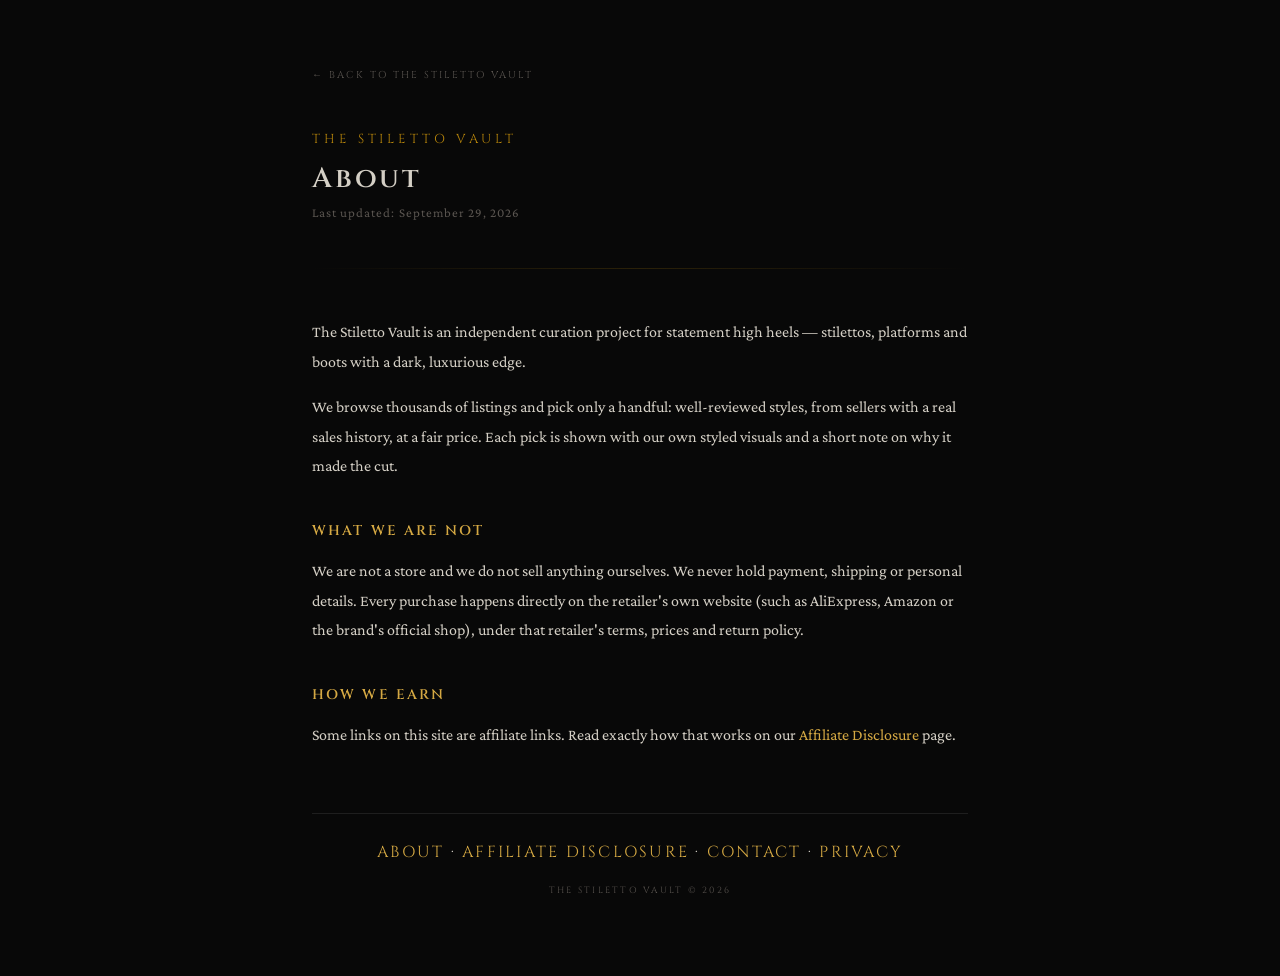
<file: about.html>
<!DOCTYPE html>
<html lang="en">
<head>
  <meta charset="UTF-8" />
  <meta name="viewport" content="width=device-width, initial-scale=1.0" />
  <title>About — The Stiletto Vault</title>
  <link href="https://fonts.googleapis.com/css2?family=Cinzel:wght@400;600&family=Crimson+Pro:ital,wght@0,300;1,300&display=swap" rel="stylesheet" />
  <style>
    *, *::before, *::after { box-sizing: border-box; margin: 0; padding: 0; }
    :root {
      --bg: #080808;
      --surface: #0f0f0f;
      --border: #1e1e1e;
      --gold: #B8860B;
      --gold-lt: #d4a843;
      --text: #d4cfc5;
      --muted: #5a5550;
    }
    html, body {
      min-height: 100vh;
      background: var(--bg);
      color: var(--text);
      font-family: 'Crimson Pro', serif;
    }
    .container {
      max-width: 720px;
      margin: 0 auto;
      padding: 64px 32px 80px;
    }
    .back {
      display: inline-block;
      font-family: 'Cinzel', serif;
      font-size: 10px;
      letter-spacing: 0.2em;
      color: var(--muted);
      text-decoration: none;
      text-transform: uppercase;
      margin-bottom: 48px;
      transition: color 0.2s;
    }
    .back:hover { color: var(--gold-lt); }
    .brand {
      font-family: 'Cinzel', serif;
      font-size: 13px;
      letter-spacing: 0.3em;
      color: var(--gold);
      text-transform: uppercase;
      margin-bottom: 12px;
    }
    h1 {
      font-family: 'Cinzel', serif;
      font-size: 28px;
      font-weight: 600;
      color: var(--text);
      letter-spacing: 0.1em;
      margin-bottom: 8px;
    }
    .date {
      font-size: 13px;
      color: var(--muted);
      letter-spacing: 0.08em;
      margin-bottom: 48px;
    }
    .divider {
      width: 100%;
      height: 1px;
      background: linear-gradient(to right, transparent, var(--gold), transparent);
      opacity: 0.2;
      margin-bottom: 48px;
    }
    h2 {
      font-family: 'Cinzel', serif;
      font-size: 14px;
      font-weight: 600;
      letter-spacing: 0.15em;
      color: var(--gold-lt);
      text-transform: uppercase;
      margin-top: 40px;
      margin-bottom: 16px;
    }
    p {
      font-size: 16px;
      line-height: 1.85;
      color: var(--text);
      margin-bottom: 16px;
    }
    ul {
      padding-left: 24px;
      margin-bottom: 16px;
    }
    li {
      font-size: 16px;
      line-height: 1.85;
      color: var(--text);
      margin-bottom: 8px;
    }
    a {
      color: var(--gold-lt);
      text-decoration: none;
    }
    a:hover { text-decoration: underline; }
    .footer {
      margin-top: 64px;
      padding-top: 24px;
      border-top: 1px solid var(--border);
      font-family: 'Cinzel', serif;
      font-size: 9px;
      letter-spacing: 0.25em;
      color: var(--muted);
      text-transform: uppercase;
      text-align: center;
    }
  </style>
</head>
<body>
<div class="container">
  <a class="back" href="/">← Back to The Stiletto Vault</a>
  <div class="brand">The Stiletto Vault</div>
  <h1>About</h1>
  <div class="date">Last updated: September 29, 2026</div>
  <div class="divider"></div>

<p>The Stiletto Vault is an independent curation project for statement high heels — stilettos, platforms and boots with a dark, luxurious edge.</p>
<p>We browse thousands of listings and pick only a handful: well-reviewed styles, from sellers with a real sales history, at a fair price. Each pick is shown with our own styled visuals and a short note on why it made the cut.</p>
<h2>What we are not</h2>
<p>We are not a store and we do not sell anything ourselves. We never hold payment, shipping or personal details. Every purchase happens directly on the retailer's own website (such as AliExpress, Amazon or the brand's official shop), under that retailer's terms, prices and return policy.</p>
<h2>How we earn</h2>
<p>Some links on this site are affiliate links. Read exactly how that works on our <a href="disclosure.html">Affiliate Disclosure</a> page.</p>
  <div class="footer"><p style="text-align:center"><a href="about.html">About</a> · <a href="disclosure.html">Affiliate Disclosure</a> · <a href="contact.html">Contact</a> · <a href="privacy-policy.html">Privacy</a></p>The Stiletto Vault © 2026</div>
</div>
</body>
</html>
</file>
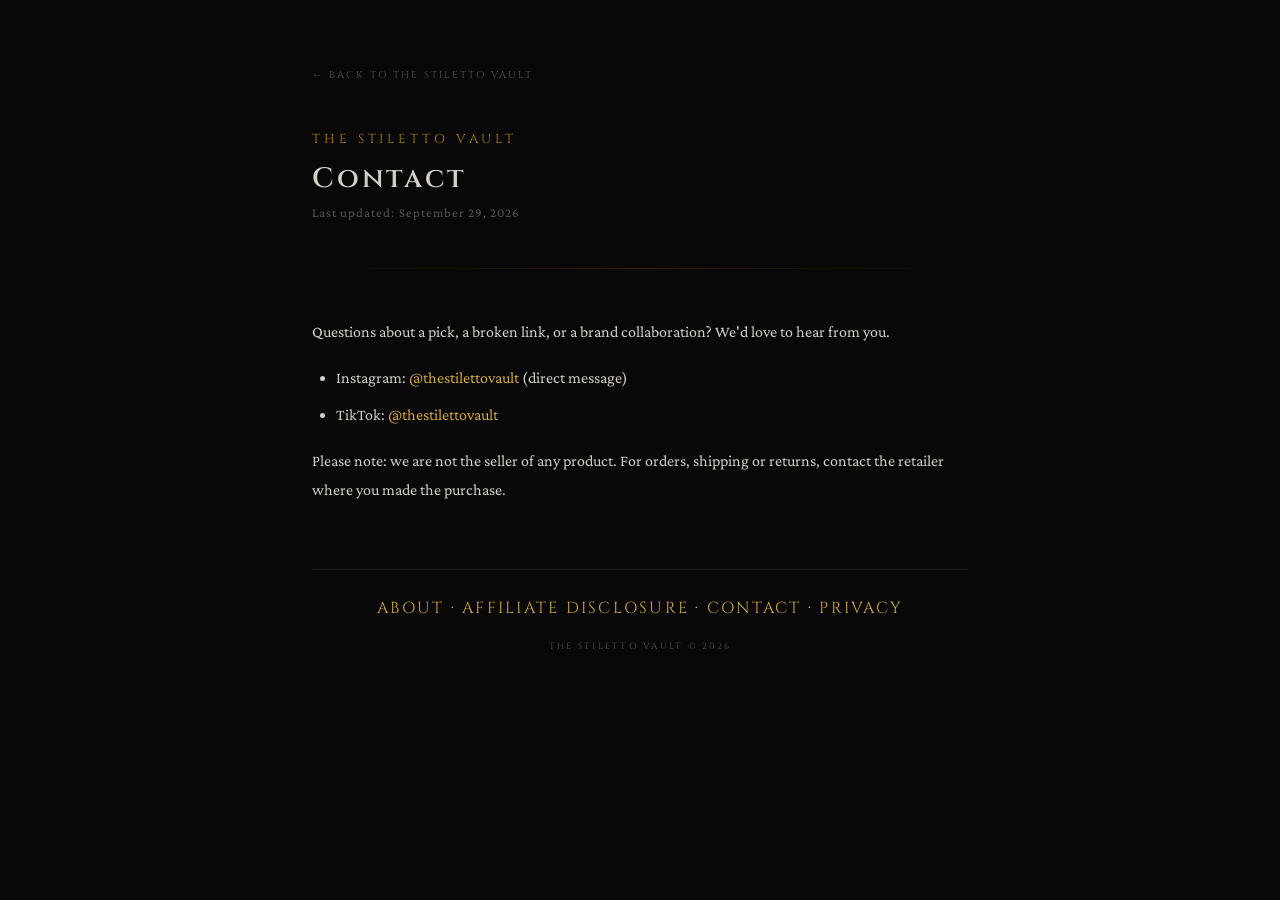
<file: contact.html>
<!DOCTYPE html>
<html lang="en">
<head>
  <meta charset="UTF-8" />
  <meta name="viewport" content="width=device-width, initial-scale=1.0" />
  <title>Contact — The Stiletto Vault</title>
  <link href="https://fonts.googleapis.com/css2?family=Cinzel:wght@400;600&family=Crimson+Pro:ital,wght@0,300;1,300&display=swap" rel="stylesheet" />
  <style>
    *, *::before, *::after { box-sizing: border-box; margin: 0; padding: 0; }
    :root {
      --bg: #080808;
      --surface: #0f0f0f;
      --border: #1e1e1e;
      --gold: #B8860B;
      --gold-lt: #d4a843;
      --text: #d4cfc5;
      --muted: #5a5550;
    }
    html, body {
      min-height: 100vh;
      background: var(--bg);
      color: var(--text);
      font-family: 'Crimson Pro', serif;
    }
    .container {
      max-width: 720px;
      margin: 0 auto;
      padding: 64px 32px 80px;
    }
    .back {
      display: inline-block;
      font-family: 'Cinzel', serif;
      font-size: 10px;
      letter-spacing: 0.2em;
      color: var(--muted);
      text-decoration: none;
      text-transform: uppercase;
      margin-bottom: 48px;
      transition: color 0.2s;
    }
    .back:hover { color: var(--gold-lt); }
    .brand {
      font-family: 'Cinzel', serif;
      font-size: 13px;
      letter-spacing: 0.3em;
      color: var(--gold);
      text-transform: uppercase;
      margin-bottom: 12px;
    }
    h1 {
      font-family: 'Cinzel', serif;
      font-size: 28px;
      font-weight: 600;
      color: var(--text);
      letter-spacing: 0.1em;
      margin-bottom: 8px;
    }
    .date {
      font-size: 13px;
      color: var(--muted);
      letter-spacing: 0.08em;
      margin-bottom: 48px;
    }
    .divider {
      width: 100%;
      height: 1px;
      background: linear-gradient(to right, transparent, var(--gold), transparent);
      opacity: 0.2;
      margin-bottom: 48px;
    }
    h2 {
      font-family: 'Cinzel', serif;
      font-size: 14px;
      font-weight: 600;
      letter-spacing: 0.15em;
      color: var(--gold-lt);
      text-transform: uppercase;
      margin-top: 40px;
      margin-bottom: 16px;
    }
    p {
      font-size: 16px;
      line-height: 1.85;
      color: var(--text);
      margin-bottom: 16px;
    }
    ul {
      padding-left: 24px;
      margin-bottom: 16px;
    }
    li {
      font-size: 16px;
      line-height: 1.85;
      color: var(--text);
      margin-bottom: 8px;
    }
    a {
      color: var(--gold-lt);
      text-decoration: none;
    }
    a:hover { text-decoration: underline; }
    .footer {
      margin-top: 64px;
      padding-top: 24px;
      border-top: 1px solid var(--border);
      font-family: 'Cinzel', serif;
      font-size: 9px;
      letter-spacing: 0.25em;
      color: var(--muted);
      text-transform: uppercase;
      text-align: center;
    }
  </style>
</head>
<body>
<div class="container">
  <a class="back" href="/">← Back to The Stiletto Vault</a>
  <div class="brand">The Stiletto Vault</div>
  <h1>Contact</h1>
  <div class="date">Last updated: September 29, 2026</div>
  <div class="divider"></div>

<p>Questions about a pick, a broken link, or a brand collaboration? We'd love to hear from you.</p>
<ul>
<li>Instagram: <a href="https://instagram.com/thestilettovault" target="_blank" rel="noopener">@thestilettovault</a> (direct message)</li>
<li>TikTok: <a href="https://www.tiktok.com/@thestilettovault" target="_blank" rel="noopener">@thestilettovault</a></li>
</ul>
<p>Please note: we are not the seller of any product. For orders, shipping or returns, contact the retailer where you made the purchase.</p>
  <div class="footer"><p style="text-align:center"><a href="about.html">About</a> · <a href="disclosure.html">Affiliate Disclosure</a> · <a href="contact.html">Contact</a> · <a href="privacy-policy.html">Privacy</a></p>The Stiletto Vault © 2026</div>
</div>
</body>
</html>
</file>
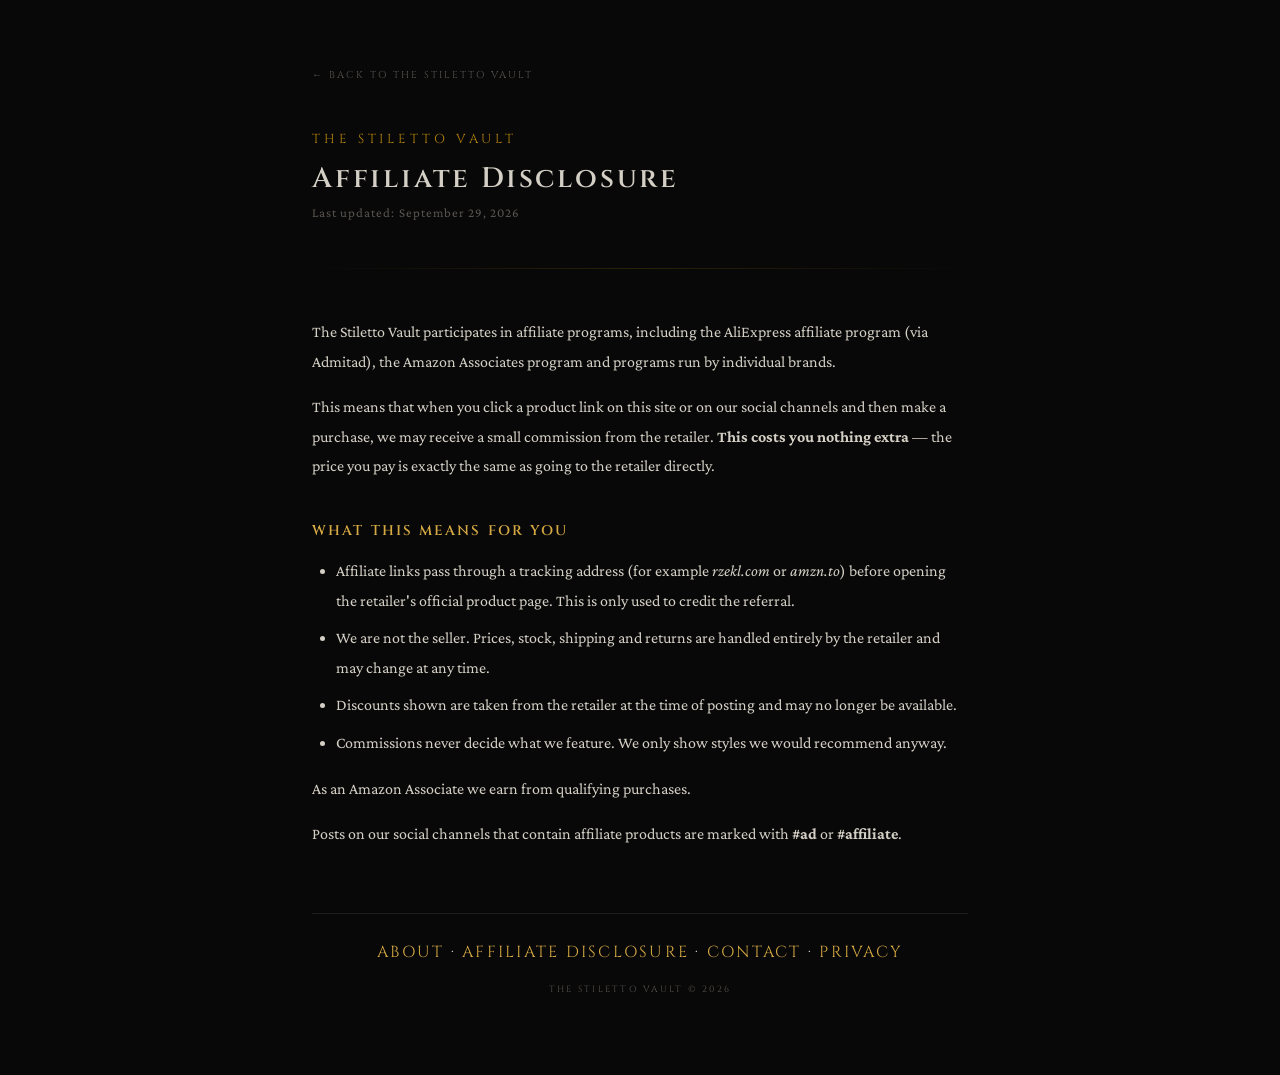
<file: disclosure.html>
<!DOCTYPE html>
<html lang="en">
<head>
  <meta charset="UTF-8" />
  <meta name="viewport" content="width=device-width, initial-scale=1.0" />
  <title>Affiliate Disclosure — The Stiletto Vault</title>
  <link href="https://fonts.googleapis.com/css2?family=Cinzel:wght@400;600&family=Crimson+Pro:ital,wght@0,300;1,300&display=swap" rel="stylesheet" />
  <style>
    *, *::before, *::after { box-sizing: border-box; margin: 0; padding: 0; }
    :root {
      --bg: #080808;
      --surface: #0f0f0f;
      --border: #1e1e1e;
      --gold: #B8860B;
      --gold-lt: #d4a843;
      --text: #d4cfc5;
      --muted: #5a5550;
    }
    html, body {
      min-height: 100vh;
      background: var(--bg);
      color: var(--text);
      font-family: 'Crimson Pro', serif;
    }
    .container {
      max-width: 720px;
      margin: 0 auto;
      padding: 64px 32px 80px;
    }
    .back {
      display: inline-block;
      font-family: 'Cinzel', serif;
      font-size: 10px;
      letter-spacing: 0.2em;
      color: var(--muted);
      text-decoration: none;
      text-transform: uppercase;
      margin-bottom: 48px;
      transition: color 0.2s;
    }
    .back:hover { color: var(--gold-lt); }
    .brand {
      font-family: 'Cinzel', serif;
      font-size: 13px;
      letter-spacing: 0.3em;
      color: var(--gold);
      text-transform: uppercase;
      margin-bottom: 12px;
    }
    h1 {
      font-family: 'Cinzel', serif;
      font-size: 28px;
      font-weight: 600;
      color: var(--text);
      letter-spacing: 0.1em;
      margin-bottom: 8px;
    }
    .date {
      font-size: 13px;
      color: var(--muted);
      letter-spacing: 0.08em;
      margin-bottom: 48px;
    }
    .divider {
      width: 100%;
      height: 1px;
      background: linear-gradient(to right, transparent, var(--gold), transparent);
      opacity: 0.2;
      margin-bottom: 48px;
    }
    h2 {
      font-family: 'Cinzel', serif;
      font-size: 14px;
      font-weight: 600;
      letter-spacing: 0.15em;
      color: var(--gold-lt);
      text-transform: uppercase;
      margin-top: 40px;
      margin-bottom: 16px;
    }
    p {
      font-size: 16px;
      line-height: 1.85;
      color: var(--text);
      margin-bottom: 16px;
    }
    ul {
      padding-left: 24px;
      margin-bottom: 16px;
    }
    li {
      font-size: 16px;
      line-height: 1.85;
      color: var(--text);
      margin-bottom: 8px;
    }
    a {
      color: var(--gold-lt);
      text-decoration: none;
    }
    a:hover { text-decoration: underline; }
    .footer {
      margin-top: 64px;
      padding-top: 24px;
      border-top: 1px solid var(--border);
      font-family: 'Cinzel', serif;
      font-size: 9px;
      letter-spacing: 0.25em;
      color: var(--muted);
      text-transform: uppercase;
      text-align: center;
    }
  </style>
</head>
<body>
<div class="container">
  <a class="back" href="/">← Back to The Stiletto Vault</a>
  <div class="brand">The Stiletto Vault</div>
  <h1>Affiliate Disclosure</h1>
  <div class="date">Last updated: September 29, 2026</div>
  <div class="divider"></div>

<p>The Stiletto Vault participates in affiliate programs, including the AliExpress affiliate program (via Admitad), the Amazon Associates program and programs run by individual brands.</p>
<p>This means that when you click a product link on this site or on our social channels and then make a purchase, we may receive a small commission from the retailer. <strong>This costs you nothing extra</strong> — the price you pay is exactly the same as going to the retailer directly.</p>
<h2>What this means for you</h2>
<ul>
<li>Affiliate links pass through a tracking address (for example <em>rzekl.com</em> or <em>amzn.to</em>) before opening the retailer's official product page. This is only used to credit the referral.</li>
<li>We are not the seller. Prices, stock, shipping and returns are handled entirely by the retailer and may change at any time.</li>
<li>Discounts shown are taken from the retailer at the time of posting and may no longer be available.</li>
<li>Commissions never decide what we feature. We only show styles we would recommend anyway.</li>
</ul>
<p>As an Amazon Associate we earn from qualifying purchases.</p>
<p>Posts on our social channels that contain affiliate products are marked with <strong>#ad</strong> or <strong>#affiliate</strong>.</p>
  <div class="footer"><p style="text-align:center"><a href="about.html">About</a> · <a href="disclosure.html">Affiliate Disclosure</a> · <a href="contact.html">Contact</a> · <a href="privacy-policy.html">Privacy</a></p>The Stiletto Vault © 2026</div>
</div>
</body>
</html>
</file>
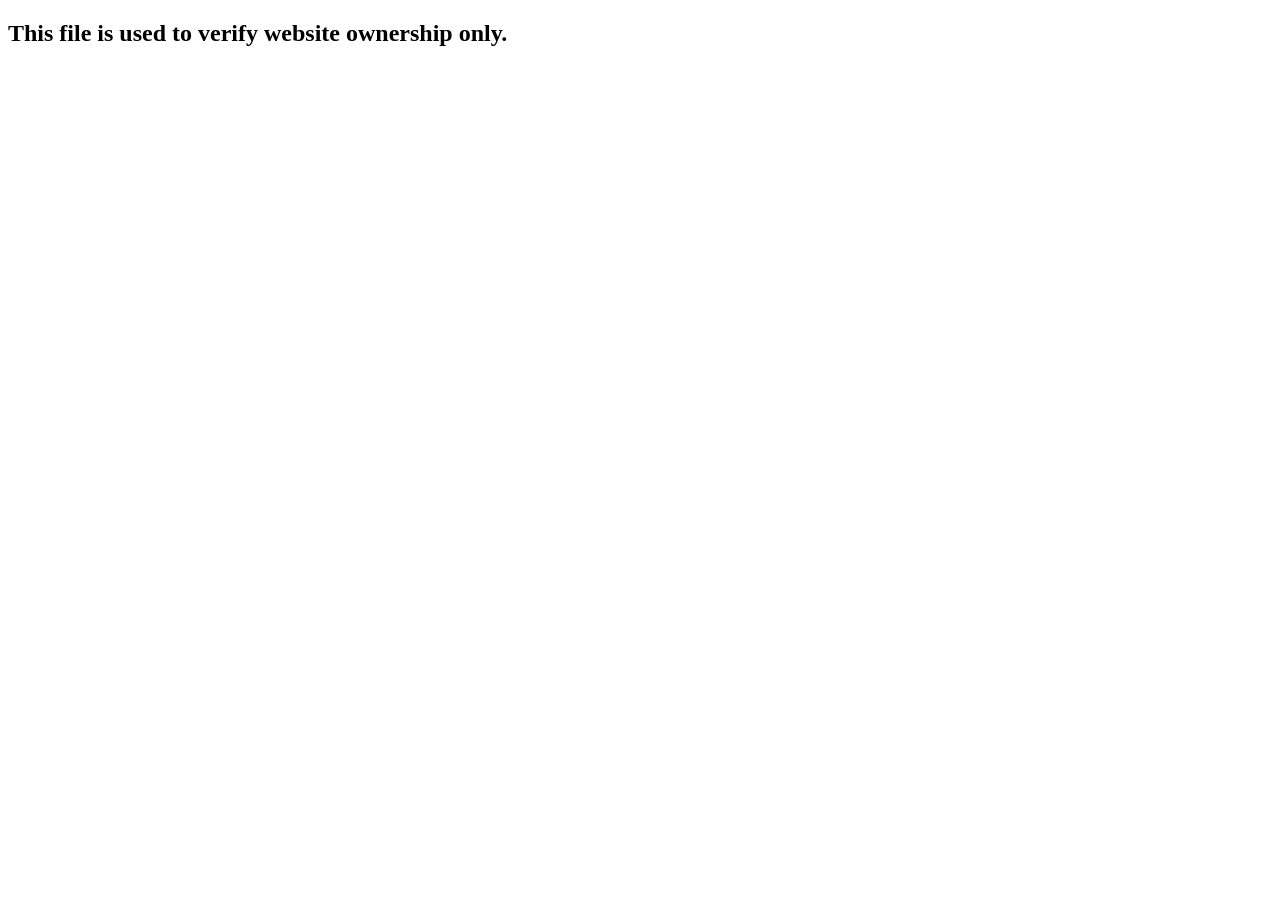
<file: fo-verify.html>
<!DOCTYPE html>
<html>
<head>
    <meta name="fo-verify" content="863af2e5-a475-4a70-876d-03b5f63276d5">
    <title></title>
</head>
<body>
    <h2>This file is used to verify website ownership only.</h2>
</body>
</html>
</file>
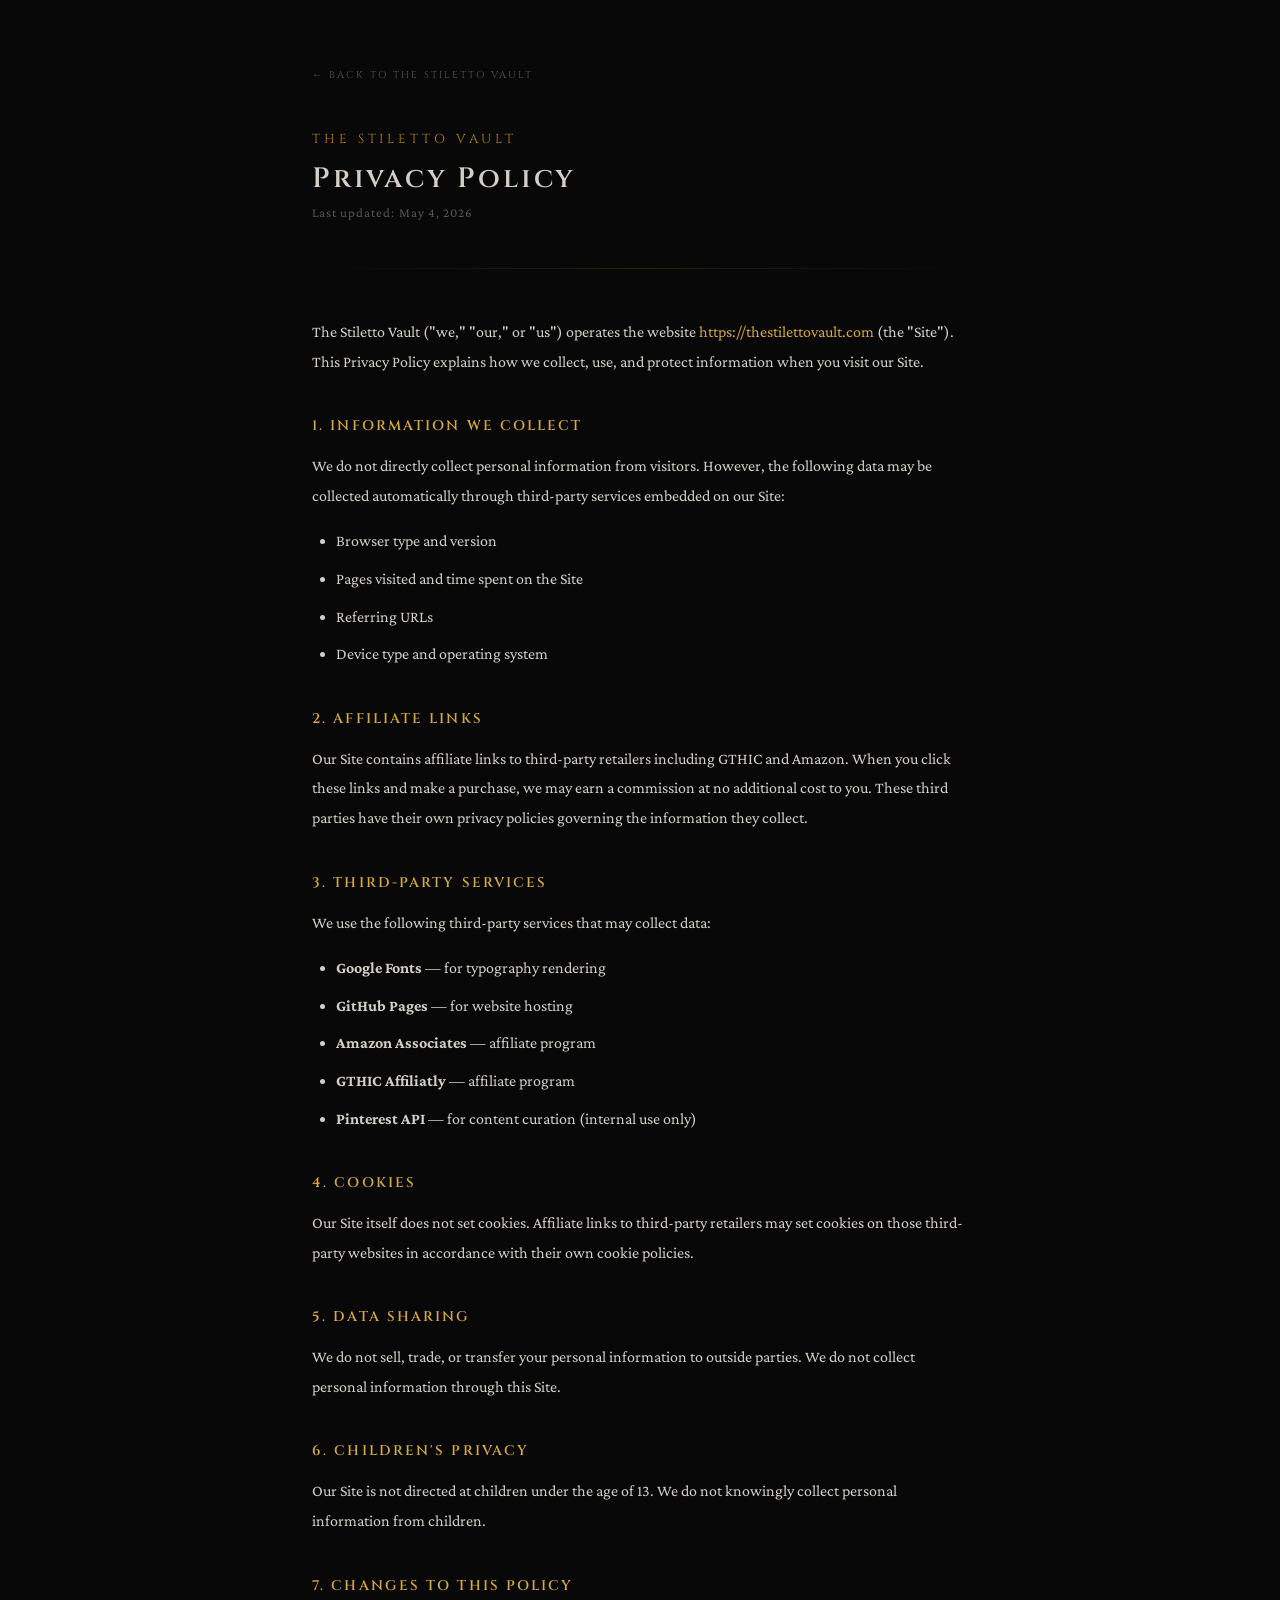
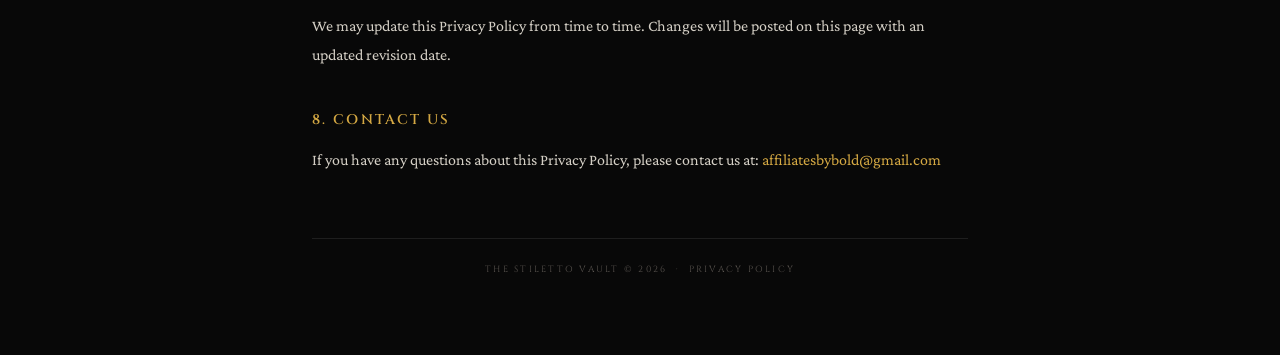
<file: privacy-policy.html>
<!DOCTYPE html>
<html lang="en">
<head>
  <meta charset="UTF-8" />
  <meta name="viewport" content="width=device-width, initial-scale=1.0" />
  <title>Privacy Policy — The Stiletto Vault</title>
  <link href="https://fonts.googleapis.com/css2?family=Cinzel:wght@400;600&family=Crimson+Pro:ital,wght@0,300;1,300&display=swap" rel="stylesheet" />
  <style>
    *, *::before, *::after { box-sizing: border-box; margin: 0; padding: 0; }
    :root {
      --bg: #080808;
      --surface: #0f0f0f;
      --border: #1e1e1e;
      --gold: #B8860B;
      --gold-lt: #d4a843;
      --text: #d4cfc5;
      --muted: #5a5550;
    }
    html, body {
      min-height: 100vh;
      background: var(--bg);
      color: var(--text);
      font-family: 'Crimson Pro', serif;
    }
    .container {
      max-width: 720px;
      margin: 0 auto;
      padding: 64px 32px 80px;
    }
    .back {
      display: inline-block;
      font-family: 'Cinzel', serif;
      font-size: 10px;
      letter-spacing: 0.2em;
      color: var(--muted);
      text-decoration: none;
      text-transform: uppercase;
      margin-bottom: 48px;
      transition: color 0.2s;
    }
    .back:hover { color: var(--gold-lt); }
    .brand {
      font-family: 'Cinzel', serif;
      font-size: 13px;
      letter-spacing: 0.3em;
      color: var(--gold);
      text-transform: uppercase;
      margin-bottom: 12px;
    }
    h1 {
      font-family: 'Cinzel', serif;
      font-size: 28px;
      font-weight: 600;
      color: var(--text);
      letter-spacing: 0.1em;
      margin-bottom: 8px;
    }
    .date {
      font-size: 13px;
      color: var(--muted);
      letter-spacing: 0.08em;
      margin-bottom: 48px;
    }
    .divider {
      width: 100%;
      height: 1px;
      background: linear-gradient(to right, transparent, var(--gold), transparent);
      opacity: 0.2;
      margin-bottom: 48px;
    }
    h2 {
      font-family: 'Cinzel', serif;
      font-size: 14px;
      font-weight: 600;
      letter-spacing: 0.15em;
      color: var(--gold-lt);
      text-transform: uppercase;
      margin-top: 40px;
      margin-bottom: 16px;
    }
    p {
      font-size: 16px;
      line-height: 1.85;
      color: var(--text);
      margin-bottom: 16px;
    }
    ul {
      padding-left: 24px;
      margin-bottom: 16px;
    }
    li {
      font-size: 16px;
      line-height: 1.85;
      color: var(--text);
      margin-bottom: 8px;
    }
    a {
      color: var(--gold-lt);
      text-decoration: none;
    }
    a:hover { text-decoration: underline; }
    .footer {
      margin-top: 64px;
      padding-top: 24px;
      border-top: 1px solid var(--border);
      font-family: 'Cinzel', serif;
      font-size: 9px;
      letter-spacing: 0.25em;
      color: var(--muted);
      text-transform: uppercase;
      text-align: center;
    }
  </style>
</head>
<body>
<div class="container">

  <a class="back" href="/">← Back to The Stiletto Vault</a>

  <div class="brand">The Stiletto Vault</div>
  <h1>Privacy Policy</h1>
  <div class="date">Last updated: May 4, 2026</div>
  <div class="divider"></div>

  <p>
    The Stiletto Vault ("we," "our," or "us") operates the website
    <a href="https://thestilettovault.com">https://thestilettovault.com</a>
    (the "Site"). This Privacy Policy explains how we collect, use, and protect
    information when you visit our Site.
  </p>

  <h2>1. Information We Collect</h2>
  <p>We do not directly collect personal information from visitors. However, the following data may be collected automatically through third-party services embedded on our Site:</p>
  <ul>
    <li>Browser type and version</li>
    <li>Pages visited and time spent on the Site</li>
    <li>Referring URLs</li>
    <li>Device type and operating system</li>
  </ul>

  <h2>2. Affiliate Links</h2>
  <p>
    Our Site contains affiliate links to third-party retailers including GTHIC and Amazon.
    When you click these links and make a purchase, we may earn a commission at no additional
    cost to you. These third parties have their own privacy policies governing the information
    they collect.
  </p>

  <h2>3. Third-Party Services</h2>
  <p>We use the following third-party services that may collect data:</p>
  <ul>
    <li><strong>Google Fonts</strong> — for typography rendering</li>
    <li><strong>GitHub Pages</strong> — for website hosting</li>
    <li><strong>Amazon Associates</strong> — affiliate program</li>
    <li><strong>GTHIC Affiliatly</strong> — affiliate program</li>
    <li><strong>Pinterest API</strong> — for content curation (internal use only)</li>
  </ul>

  <h2>4. Cookies</h2>
  <p>
    Our Site itself does not set cookies. Affiliate links to third-party retailers may set
    cookies on those third-party websites in accordance with their own cookie policies.
  </p>

  <h2>5. Data Sharing</h2>
  <p>
    We do not sell, trade, or transfer your personal information to outside parties.
    We do not collect personal information through this Site.
  </p>

  <h2>6. Children's Privacy</h2>
  <p>
    Our Site is not directed at children under the age of 13. We do not knowingly collect
    personal information from children.
  </p>

  <h2>7. Changes to This Policy</h2>
  <p>
    We may update this Privacy Policy from time to time. Changes will be posted on this page
    with an updated revision date.
  </p>

  <h2>8. Contact Us</h2>
  <p>
    If you have any questions about this Privacy Policy, please contact us at:
    <a href="mailto:affiliatesbybold@gmail.com">affiliatesbybold@gmail.com</a>
  </p>

  <div class="footer">The Stiletto Vault © 2026 &nbsp;·&nbsp; Privacy Policy</div>

</div>
</body>
</html>
</file>
